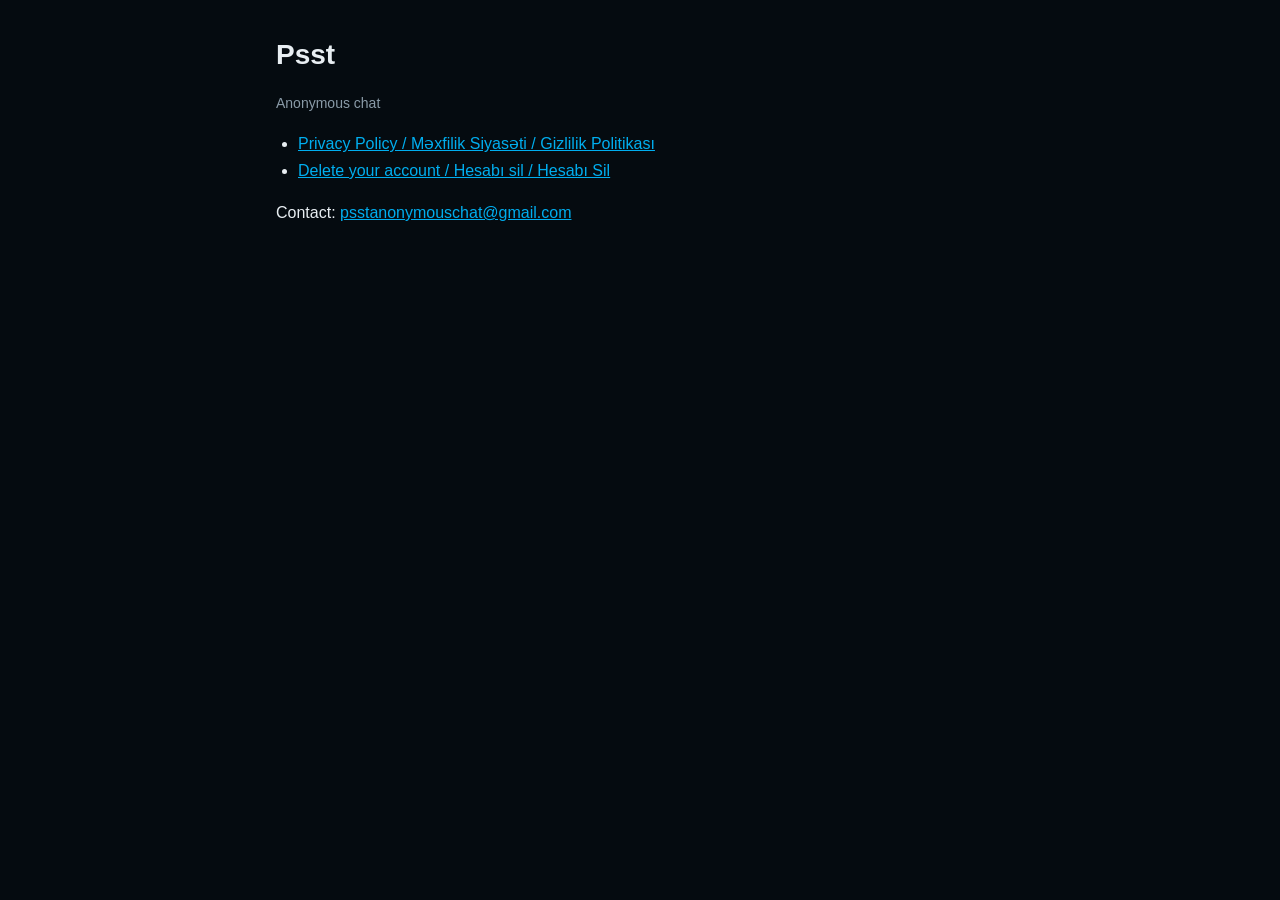
<file: docs/index.html>
<!doctype html>
<html lang="en">
<head>
<meta charset="utf-8">
<meta name="viewport" content="width=device-width, initial-scale=1">
<title>Psst</title>
<link rel="stylesheet" href="style.css">
</head>
<body>
<main>
<h1>Psst</h1>
<p class="meta">Anonymous chat</p>
<ul>
<li><a href="privacy-policy.html">Privacy Policy / Məxfilik Siyasəti / Gizlilik Politikası</a></li>
<li><a href="delete-account.html">Delete your account / Hesabı sil / Hesabı Sil</a></li>
</ul>
<p>Contact: <a href="mailto:psstanonymouschat@gmail.com">psstanonymouschat@gmail.com</a></p>
</main>
</body>
</html>
</file>
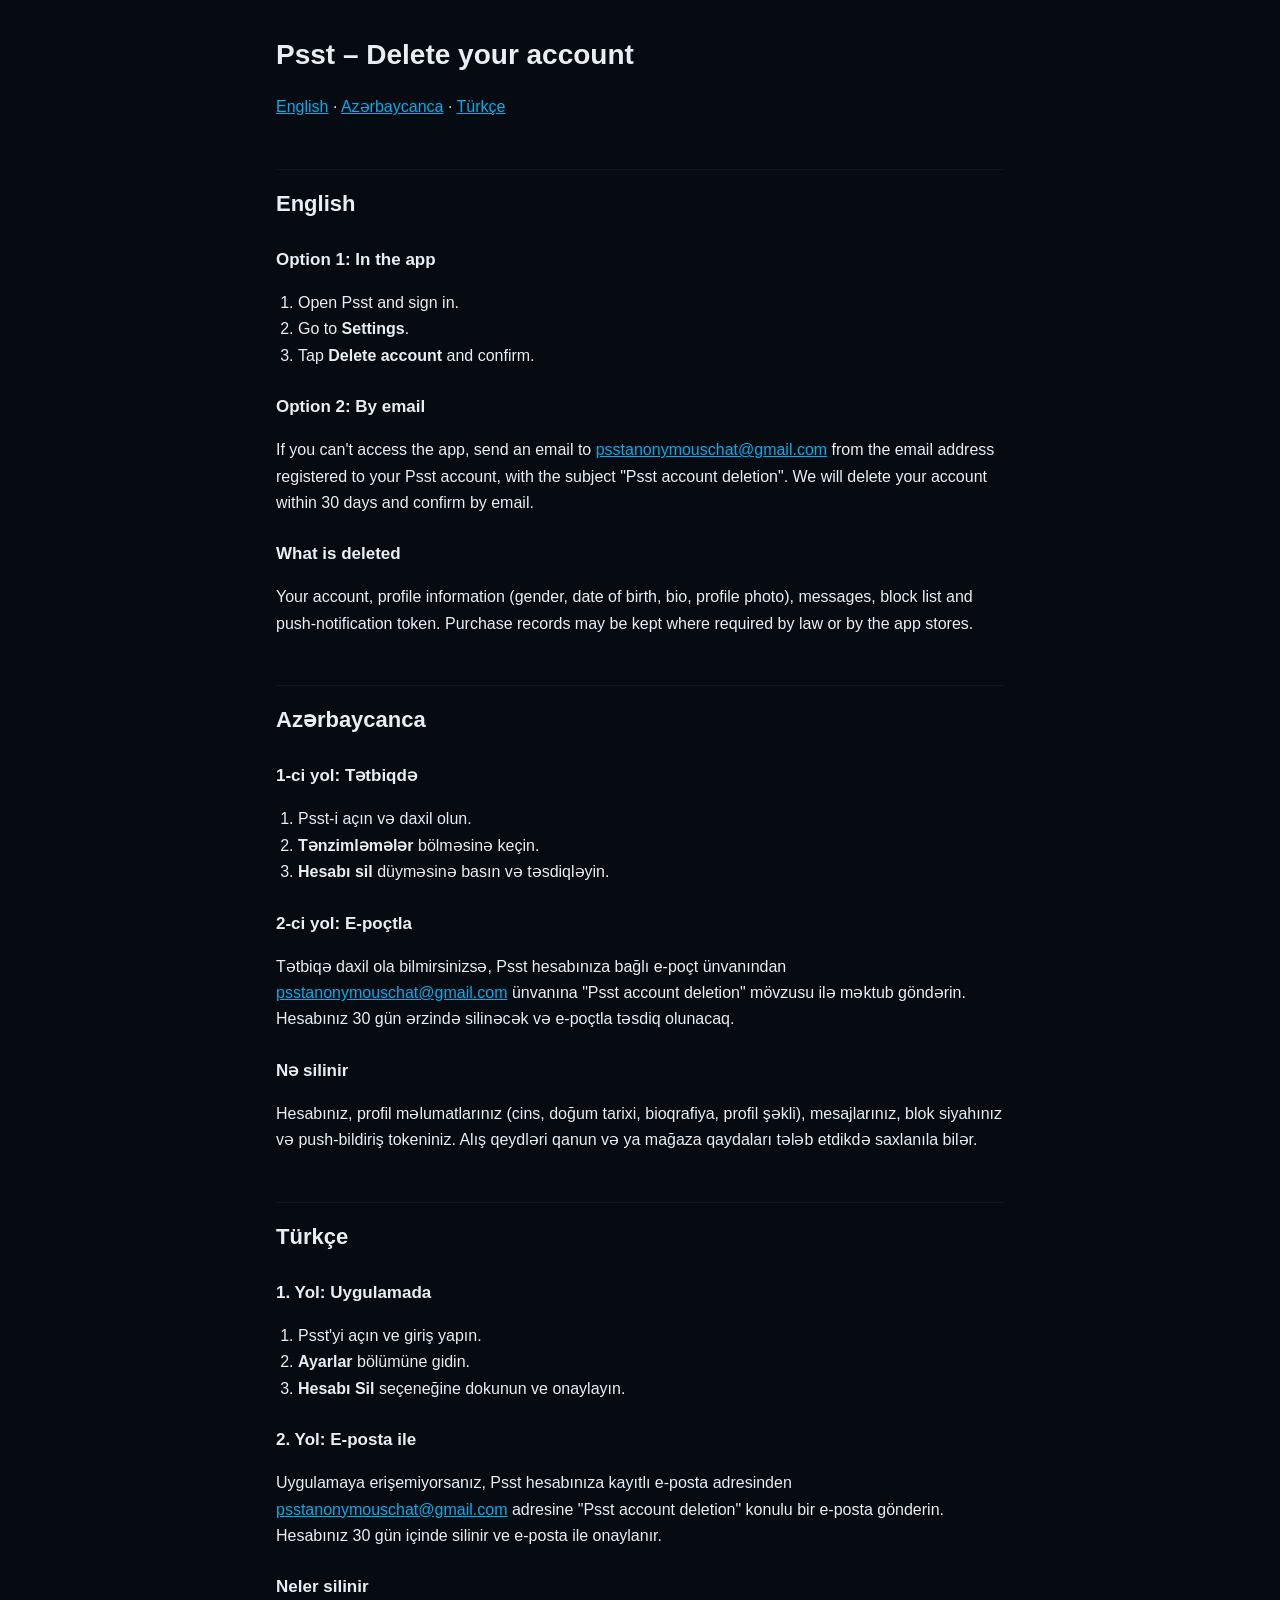
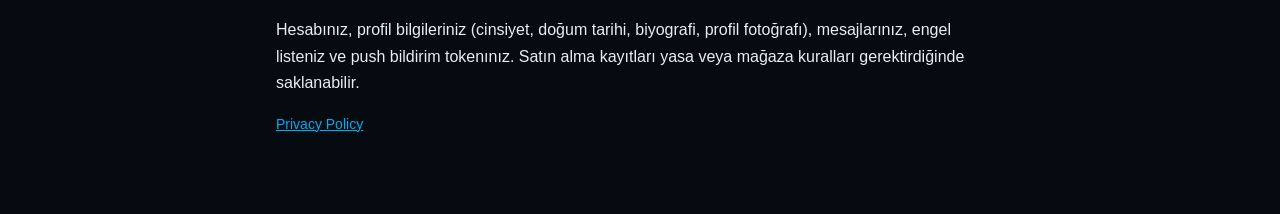
<file: docs/delete-account.html>
<!doctype html>
<html lang="en">
<head>
<meta charset="utf-8">
<meta name="viewport" content="width=device-width, initial-scale=1">
<title>Psst – Delete your account</title>
<link rel="stylesheet" href="style.css">
</head>
<body>
<main>
<h1>Psst – Delete your account</h1>
<nav class="langs"><a href="#en">English</a> · <a href="#az">Azərbaycanca</a> · <a href="#tr">Türkçe</a></nav>

<section id="en" lang="en">
<h2>English</h2>
<h3>Option 1: In the app</h3>
<ol>
<li>Open Psst and sign in.</li>
<li>Go to <strong>Settings</strong>.</li>
<li>Tap <strong>Delete account</strong> and confirm.</li>
</ol>
<h3>Option 2: By email</h3>
<p>If you can't access the app, send an email to <a href="mailto:psstanonymouschat@gmail.com?subject=Psst%20account%20deletion">psstanonymouschat@gmail.com</a> from the email address registered to your Psst account, with the subject "Psst account deletion". We will delete your account within 30 days and confirm by email.</p>
<h3>What is deleted</h3>
<p>Your account, profile information (gender, date of birth, bio, profile photo), messages, block list and push-notification token. Purchase records may be kept where required by law or by the app stores.</p>
</section>

<section id="az" lang="az">
<h2>Azərbaycanca</h2>
<h3>1-ci yol: Tətbiqdə</h3>
<ol>
<li>Psst-i açın və daxil olun.</li>
<li><strong>Tənzimləmələr</strong> bölməsinə keçin.</li>
<li><strong>Hesabı sil</strong> düyməsinə basın və təsdiqləyin.</li>
</ol>
<h3>2-ci yol: E-poçtla</h3>
<p>Tətbiqə daxil ola bilmirsinizsə, Psst hesabınıza bağlı e-poçt ünvanından <a href="mailto:psstanonymouschat@gmail.com?subject=Psst%20account%20deletion">psstanonymouschat@gmail.com</a> ünvanına "Psst account deletion" mövzusu ilə məktub göndərin. Hesabınız 30 gün ərzində silinəcək və e-poçtla təsdiq olunacaq.</p>
<h3>Nə silinir</h3>
<p>Hesabınız, profil məlumatlarınız (cins, doğum tarixi, bioqrafiya, profil şəkli), mesajlarınız, blok siyahınız və push-bildiriş tokeniniz. Alış qeydləri qanun və ya mağaza qaydaları tələb etdikdə saxlanıla bilər.</p>
</section>

<section id="tr" lang="tr">
<h2>Türkçe</h2>
<h3>1. Yol: Uygulamada</h3>
<ol>
<li>Psst'yi açın ve giriş yapın.</li>
<li><strong>Ayarlar</strong> bölümüne gidin.</li>
<li><strong>Hesabı Sil</strong> seçeneğine dokunun ve onaylayın.</li>
</ol>
<h3>2. Yol: E-posta ile</h3>
<p>Uygulamaya erişemiyorsanız, Psst hesabınıza kayıtlı e-posta adresinden <a href="mailto:psstanonymouschat@gmail.com?subject=Psst%20account%20deletion">psstanonymouschat@gmail.com</a> adresine "Psst account deletion" konulu bir e-posta gönderin. Hesabınız 30 gün içinde silinir ve e-posta ile onaylanır.</p>
<h3>Neler silinir</h3>
<p>Hesabınız, profil bilgileriniz (cinsiyet, doğum tarihi, biyografi, profil fotoğrafı), mesajlarınız, engel listeniz ve push bildirim tokenınız. Satın alma kayıtları yasa veya mağaza kuralları gerektirdiğinde saklanabilir.</p>
</section>

<p class="meta"><a href="privacy-policy.html">Privacy Policy</a></p>
</main>
</body>
</html>
</file>
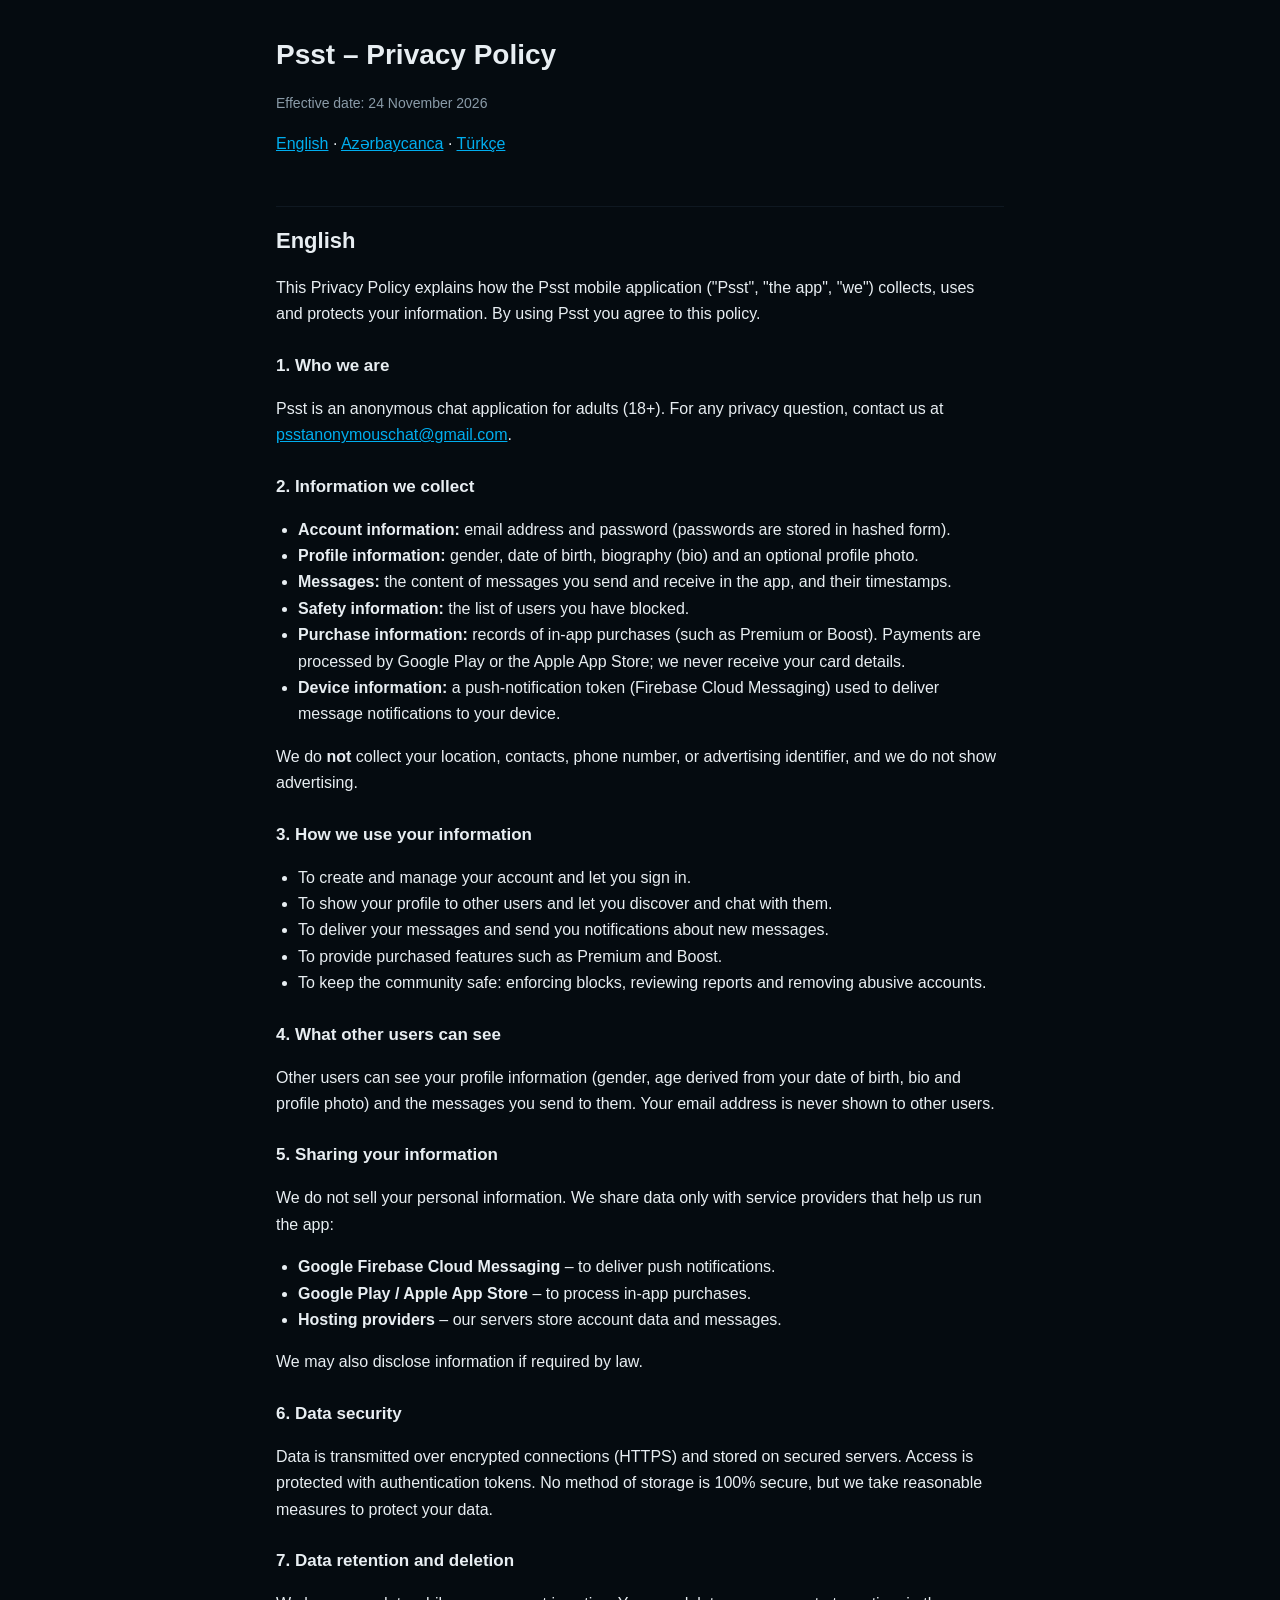
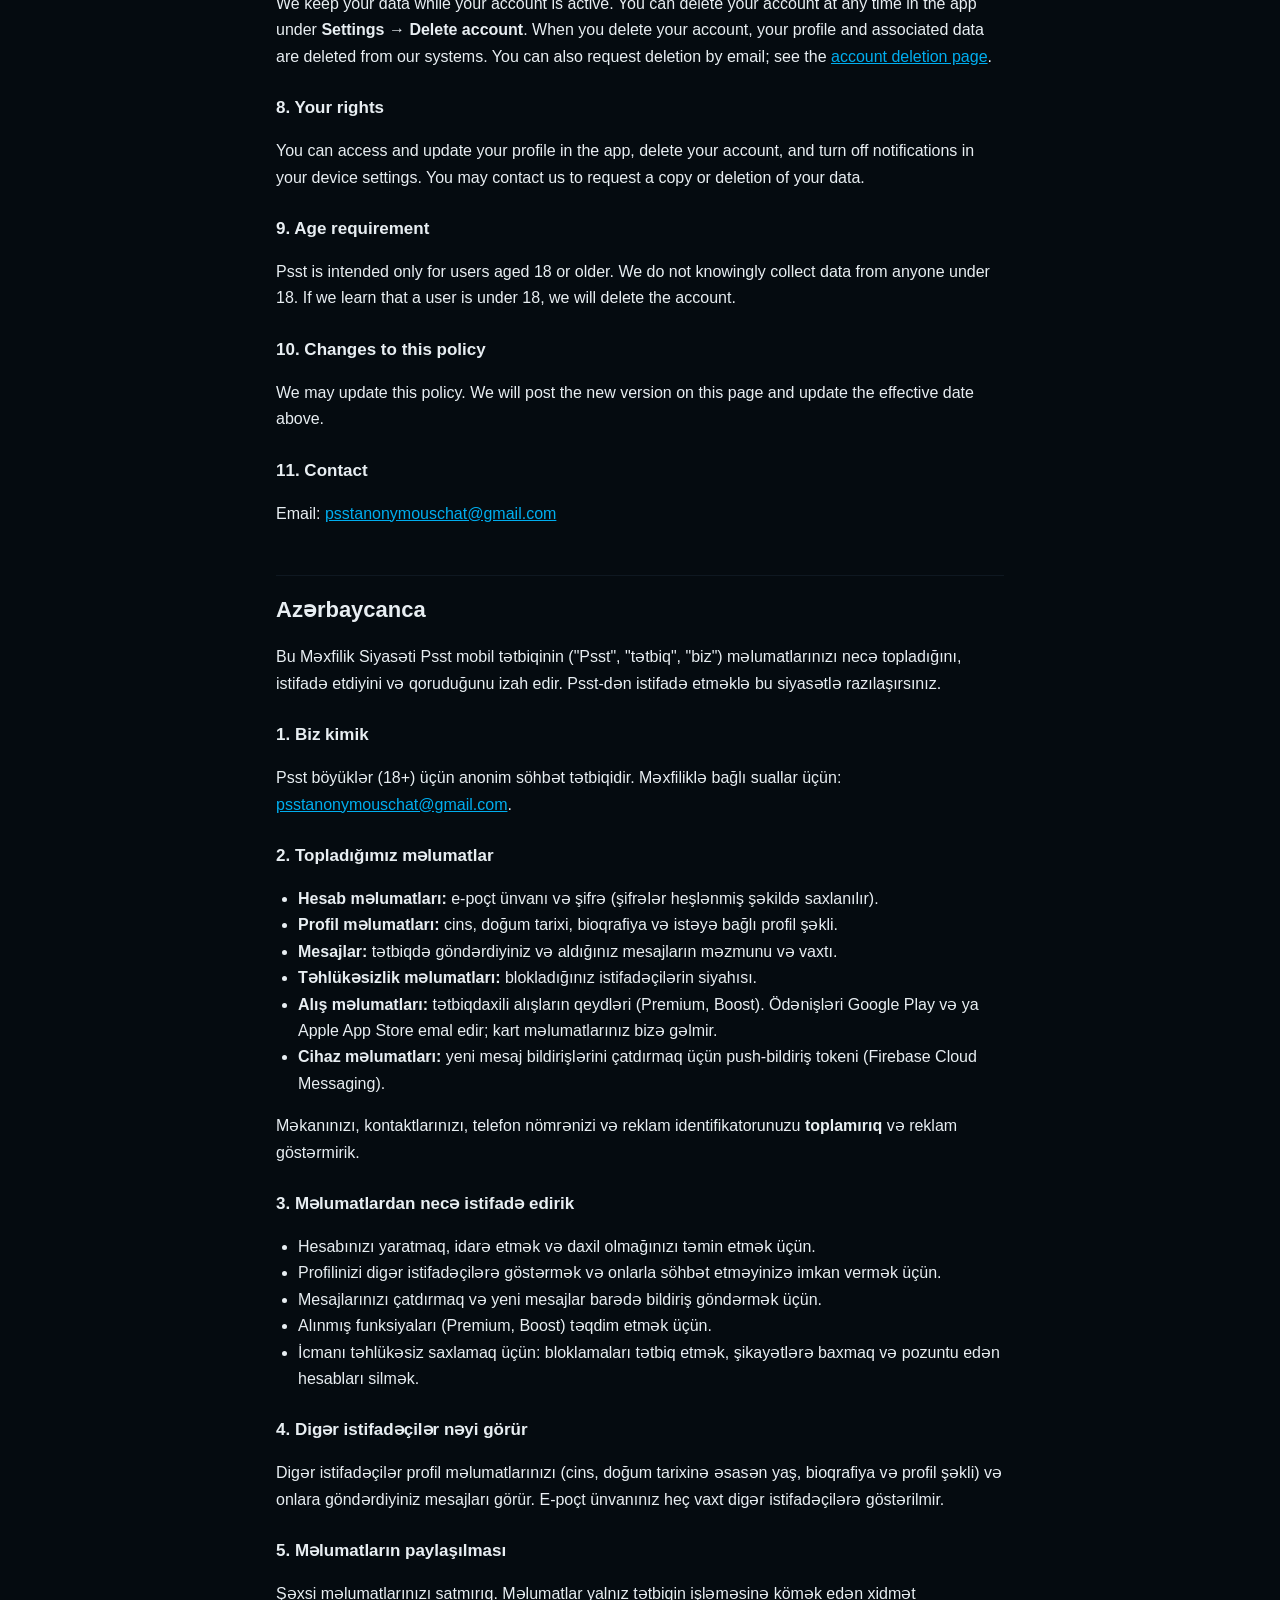
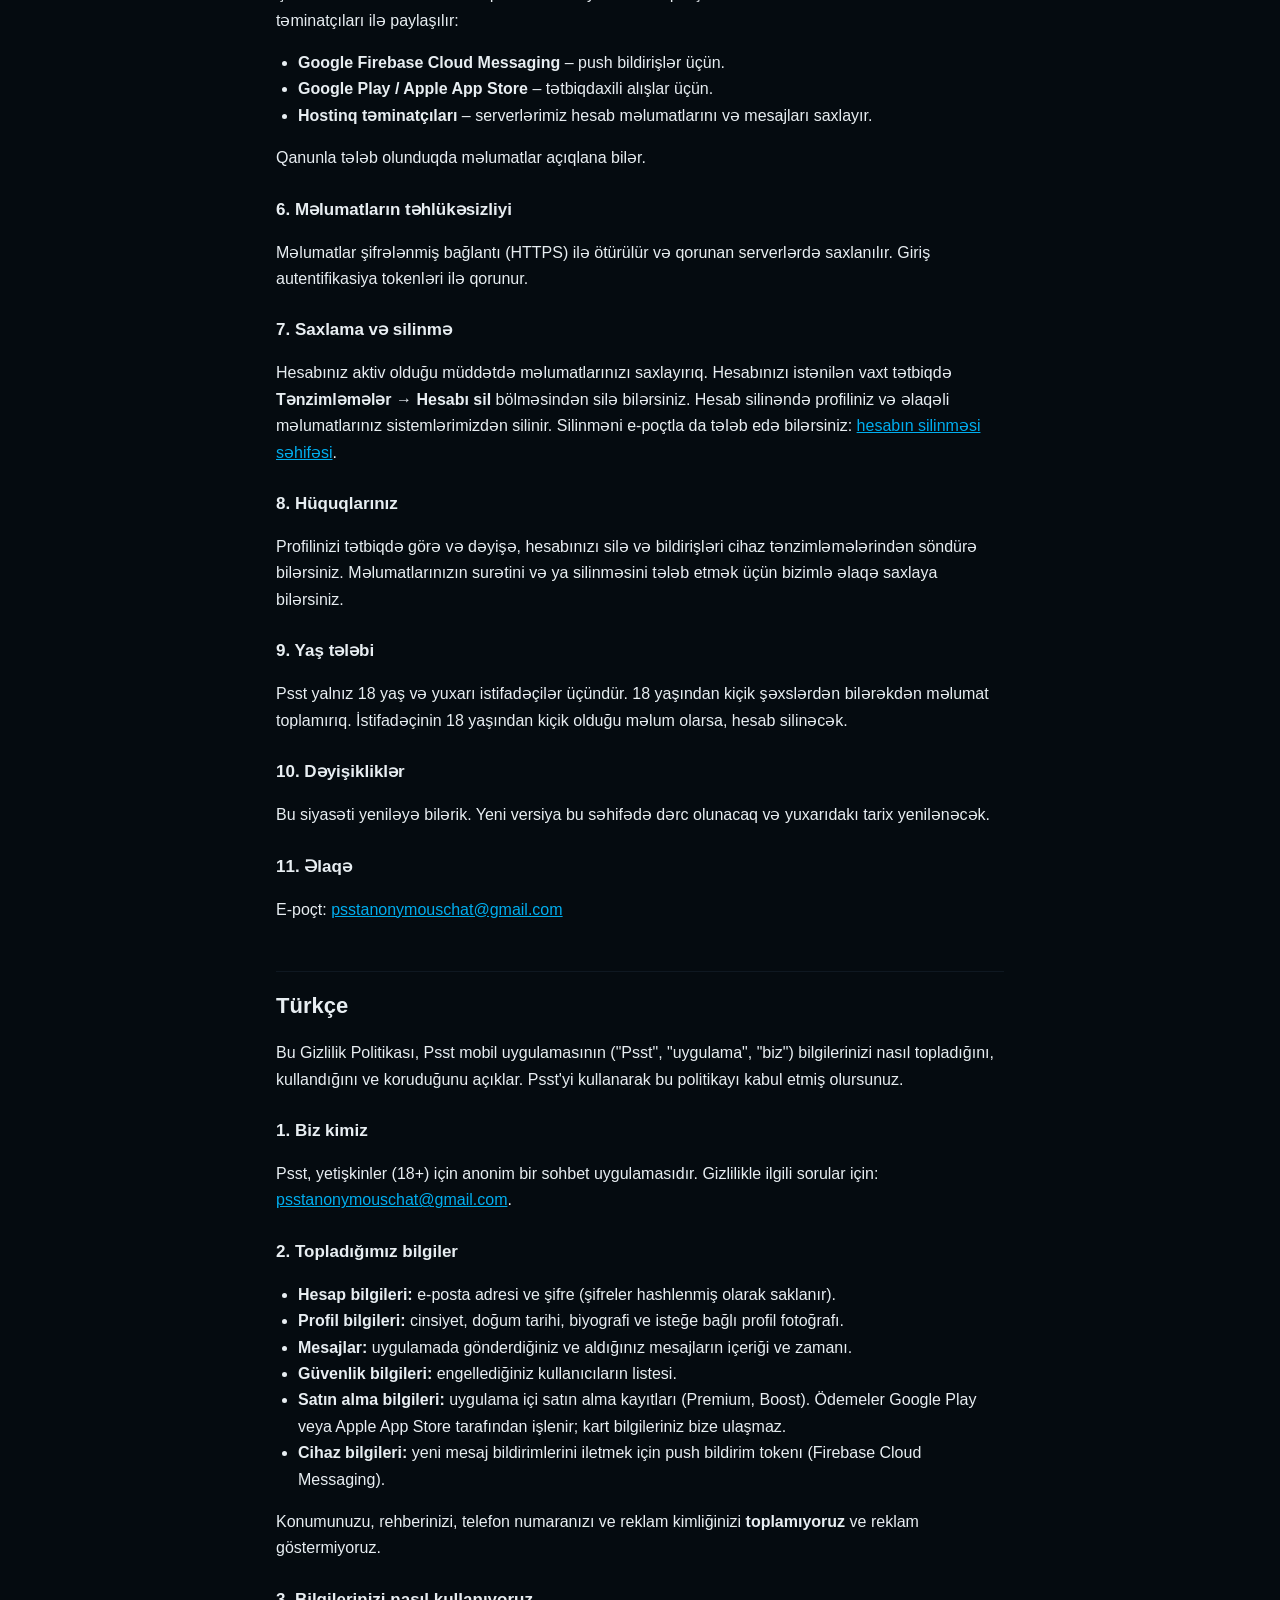
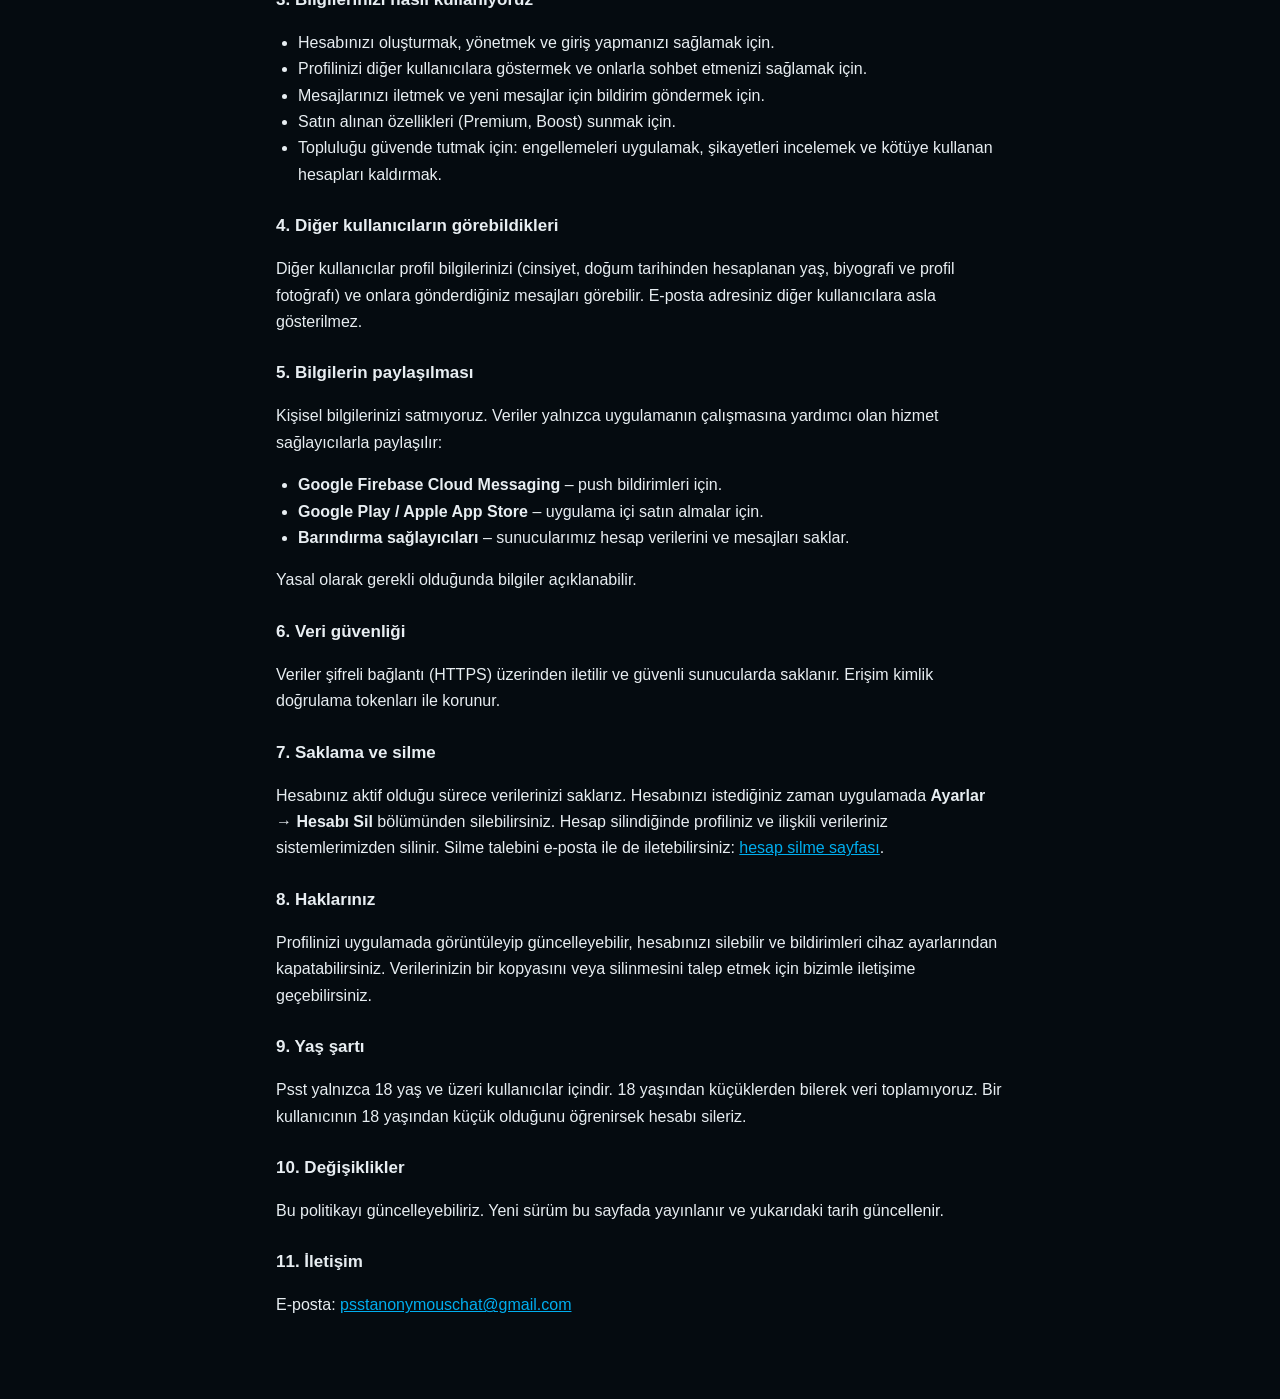
<file: docs/privacy-policy.html>
<!doctype html>
<html lang="en">
<head>
<meta charset="utf-8">
<meta name="viewport" content="width=device-width, initial-scale=1">
<title>Psst – Privacy Policy</title>
<link rel="stylesheet" href="style.css">
</head>
<body>
<main>
<h1>Psst – Privacy Policy</h1>
<p class="meta">Effective date: 24 November 2026</p>
<nav class="langs"><a href="#en">English</a> · <a href="#az">Azərbaycanca</a> · <a href="#tr">Türkçe</a></nav>

<!-- ============================ ENGLISH ============================ -->
<section id="en" lang="en">
<h2>English</h2>
<p>This Privacy Policy explains how the Psst mobile application ("Psst", "the app", "we") collects, uses and protects your information. By using Psst you agree to this policy.</p>

<h3>1. Who we are</h3>
<p>Psst is an anonymous chat application for adults (18+). For any privacy question, contact us at <a href="mailto:psstanonymouschat@gmail.com">psstanonymouschat@gmail.com</a>.</p>

<h3>2. Information we collect</h3>
<ul>
<li><strong>Account information:</strong> email address and password (passwords are stored in hashed form).</li>
<li><strong>Profile information:</strong> gender, date of birth, biography (bio) and an optional profile photo.</li>
<li><strong>Messages:</strong> the content of messages you send and receive in the app, and their timestamps.</li>
<li><strong>Safety information:</strong> the list of users you have blocked.</li>
<li><strong>Purchase information:</strong> records of in-app purchases (such as Premium or Boost). Payments are processed by Google Play or the Apple App Store; we never receive your card details.</li>
<li><strong>Device information:</strong> a push-notification token (Firebase Cloud Messaging) used to deliver message notifications to your device.</li>
</ul>
<p>We do <strong>not</strong> collect your location, contacts, phone number, or advertising identifier, and we do not show advertising.</p>

<h3>3. How we use your information</h3>
<ul>
<li>To create and manage your account and let you sign in.</li>
<li>To show your profile to other users and let you discover and chat with them.</li>
<li>To deliver your messages and send you notifications about new messages.</li>
<li>To provide purchased features such as Premium and Boost.</li>
<li>To keep the community safe: enforcing blocks, reviewing reports and removing abusive accounts.</li>
</ul>

<h3>4. What other users can see</h3>
<p>Other users can see your profile information (gender, age derived from your date of birth, bio and profile photo) and the messages you send to them. Your email address is never shown to other users.</p>

<h3>5. Sharing your information</h3>
<p>We do not sell your personal information. We share data only with service providers that help us run the app:</p>
<ul>
<li><strong>Google Firebase Cloud Messaging</strong> – to deliver push notifications.</li>
<li><strong>Google Play / Apple App Store</strong> – to process in-app purchases.</li>
<li><strong>Hosting providers</strong> – our servers store account data and messages.</li>
</ul>
<p>We may also disclose information if required by law.</p>

<h3>6. Data security</h3>
<p>Data is transmitted over encrypted connections (HTTPS) and stored on secured servers. Access is protected with authentication tokens. No method of storage is 100% secure, but we take reasonable measures to protect your data.</p>

<h3>7. Data retention and deletion</h3>
<p>We keep your data while your account is active. You can delete your account at any time in the app under <strong>Settings → Delete account</strong>. When you delete your account, your profile and associated data are deleted from our systems. You can also request deletion by email; see the <a href="delete-account.html">account deletion page</a>.</p>

<h3>8. Your rights</h3>
<p>You can access and update your profile in the app, delete your account, and turn off notifications in your device settings. You may contact us to request a copy or deletion of your data.</p>

<h3>9. Age requirement</h3>
<p>Psst is intended only for users aged 18 or older. We do not knowingly collect data from anyone under 18. If we learn that a user is under 18, we will delete the account.</p>

<h3>10. Changes to this policy</h3>
<p>We may update this policy. We will post the new version on this page and update the effective date above.</p>

<h3>11. Contact</h3>
<p>Email: <a href="mailto:psstanonymouschat@gmail.com">psstanonymouschat@gmail.com</a></p>
</section>

<!-- ============================ AZƏRBAYCANCA ============================ -->
<section id="az" lang="az">
<h2>Azərbaycanca</h2>
<p>Bu Məxfilik Siyasəti Psst mobil tətbiqinin ("Psst", "tətbiq", "biz") məlumatlarınızı necə topladığını, istifadə etdiyini və qoruduğunu izah edir. Psst-dən istifadə etməklə bu siyasətlə razılaşırsınız.</p>

<h3>1. Biz kimik</h3>
<p>Psst böyüklər (18+) üçün anonim söhbət tətbiqidir. Məxfiliklə bağlı suallar üçün: <a href="mailto:psstanonymouschat@gmail.com">psstanonymouschat@gmail.com</a>.</p>

<h3>2. Topladığımız məlumatlar</h3>
<ul>
<li><strong>Hesab məlumatları:</strong> e-poçt ünvanı və şifrə (şifrələr heşlənmiş şəkildə saxlanılır).</li>
<li><strong>Profil məlumatları:</strong> cins, doğum tarixi, bioqrafiya və istəyə bağlı profil şəkli.</li>
<li><strong>Mesajlar:</strong> tətbiqdə göndərdiyiniz və aldığınız mesajların məzmunu və vaxtı.</li>
<li><strong>Təhlükəsizlik məlumatları:</strong> blokladığınız istifadəçilərin siyahısı.</li>
<li><strong>Alış məlumatları:</strong> tətbiqdaxili alışların qeydləri (Premium, Boost). Ödənişləri Google Play və ya Apple App Store emal edir; kart məlumatlarınız bizə gəlmir.</li>
<li><strong>Cihaz məlumatları:</strong> yeni mesaj bildirişlərini çatdırmaq üçün push-bildiriş tokeni (Firebase Cloud Messaging).</li>
</ul>
<p>Məkanınızı, kontaktlarınızı, telefon nömrənizi və reklam identifikatorunuzu <strong>toplamırıq</strong> və reklam göstərmirik.</p>

<h3>3. Məlumatlardan necə istifadə edirik</h3>
<ul>
<li>Hesabınızı yaratmaq, idarə etmək və daxil olmağınızı təmin etmək üçün.</li>
<li>Profilinizi digər istifadəçilərə göstərmək və onlarla söhbət etməyinizə imkan vermək üçün.</li>
<li>Mesajlarınızı çatdırmaq və yeni mesajlar barədə bildiriş göndərmək üçün.</li>
<li>Alınmış funksiyaları (Premium, Boost) təqdim etmək üçün.</li>
<li>İcmanı təhlükəsiz saxlamaq üçün: bloklamaları tətbiq etmək, şikayətlərə baxmaq və pozuntu edən hesabları silmək.</li>
</ul>

<h3>4. Digər istifadəçilər nəyi görür</h3>
<p>Digər istifadəçilər profil məlumatlarınızı (cins, doğum tarixinə əsasən yaş, bioqrafiya və profil şəkli) və onlara göndərdiyiniz mesajları görür. E-poçt ünvanınız heç vaxt digər istifadəçilərə göstərilmir.</p>

<h3>5. Məlumatların paylaşılması</h3>
<p>Şəxsi məlumatlarınızı satmırıq. Məlumatlar yalnız tətbiqin işləməsinə kömək edən xidmət təminatçıları ilə paylaşılır:</p>
<ul>
<li><strong>Google Firebase Cloud Messaging</strong> – push bildirişlər üçün.</li>
<li><strong>Google Play / Apple App Store</strong> – tətbiqdaxili alışlar üçün.</li>
<li><strong>Hostinq təminatçıları</strong> – serverlərimiz hesab məlumatlarını və mesajları saxlayır.</li>
</ul>
<p>Qanunla tələb olunduqda məlumatlar açıqlana bilər.</p>

<h3>6. Məlumatların təhlükəsizliyi</h3>
<p>Məlumatlar şifrələnmiş bağlantı (HTTPS) ilə ötürülür və qorunan serverlərdə saxlanılır. Giriş autentifikasiya tokenləri ilə qorunur.</p>

<h3>7. Saxlama və silinmə</h3>
<p>Hesabınız aktiv olduğu müddətdə məlumatlarınızı saxlayırıq. Hesabınızı istənilən vaxt tətbiqdə <strong>Tənzimləmələr → Hesabı sil</strong> bölməsindən silə bilərsiniz. Hesab silinəndə profiliniz və əlaqəli məlumatlarınız sistemlərimizdən silinir. Silinməni e-poçtla da tələb edə bilərsiniz: <a href="delete-account.html">hesabın silinməsi səhifəsi</a>.</p>

<h3>8. Hüquqlarınız</h3>
<p>Profilinizi tətbiqdə görə və dəyişə, hesabınızı silə və bildirişləri cihaz tənzimləmələrindən söndürə bilərsiniz. Məlumatlarınızın surətini və ya silinməsini tələb etmək üçün bizimlə əlaqə saxlaya bilərsiniz.</p>

<h3>9. Yaş tələbi</h3>
<p>Psst yalnız 18 yaş və yuxarı istifadəçilər üçündür. 18 yaşından kiçik şəxslərdən bilərəkdən məlumat toplamırıq. İstifadəçinin 18 yaşından kiçik olduğu məlum olarsa, hesab silinəcək.</p>

<h3>10. Dəyişikliklər</h3>
<p>Bu siyasəti yeniləyə bilərik. Yeni versiya bu səhifədə dərc olunacaq və yuxarıdakı tarix yenilənəcək.</p>

<h3>11. Əlaqə</h3>
<p>E-poçt: <a href="mailto:psstanonymouschat@gmail.com">psstanonymouschat@gmail.com</a></p>
</section>

<!-- ============================ TÜRKÇE ============================ -->
<section id="tr" lang="tr">
<h2>Türkçe</h2>
<p>Bu Gizlilik Politikası, Psst mobil uygulamasının ("Psst", "uygulama", "biz") bilgilerinizi nasıl topladığını, kullandığını ve koruduğunu açıklar. Psst'yi kullanarak bu politikayı kabul etmiş olursunuz.</p>

<h3>1. Biz kimiz</h3>
<p>Psst, yetişkinler (18+) için anonim bir sohbet uygulamasıdır. Gizlilikle ilgili sorular için: <a href="mailto:psstanonymouschat@gmail.com">psstanonymouschat@gmail.com</a>.</p>

<h3>2. Topladığımız bilgiler</h3>
<ul>
<li><strong>Hesap bilgileri:</strong> e-posta adresi ve şifre (şifreler hashlenmiş olarak saklanır).</li>
<li><strong>Profil bilgileri:</strong> cinsiyet, doğum tarihi, biyografi ve isteğe bağlı profil fotoğrafı.</li>
<li><strong>Mesajlar:</strong> uygulamada gönderdiğiniz ve aldığınız mesajların içeriği ve zamanı.</li>
<li><strong>Güvenlik bilgileri:</strong> engellediğiniz kullanıcıların listesi.</li>
<li><strong>Satın alma bilgileri:</strong> uygulama içi satın alma kayıtları (Premium, Boost). Ödemeler Google Play veya Apple App Store tarafından işlenir; kart bilgileriniz bize ulaşmaz.</li>
<li><strong>Cihaz bilgileri:</strong> yeni mesaj bildirimlerini iletmek için push bildirim tokenı (Firebase Cloud Messaging).</li>
</ul>
<p>Konumunuzu, rehberinizi, telefon numaranızı ve reklam kimliğinizi <strong>toplamıyoruz</strong> ve reklam göstermiyoruz.</p>

<h3>3. Bilgilerinizi nasıl kullanıyoruz</h3>
<ul>
<li>Hesabınızı oluşturmak, yönetmek ve giriş yapmanızı sağlamak için.</li>
<li>Profilinizi diğer kullanıcılara göstermek ve onlarla sohbet etmenizi sağlamak için.</li>
<li>Mesajlarınızı iletmek ve yeni mesajlar için bildirim göndermek için.</li>
<li>Satın alınan özellikleri (Premium, Boost) sunmak için.</li>
<li>Topluluğu güvende tutmak için: engellemeleri uygulamak, şikayetleri incelemek ve kötüye kullanan hesapları kaldırmak.</li>
</ul>

<h3>4. Diğer kullanıcıların görebildikleri</h3>
<p>Diğer kullanıcılar profil bilgilerinizi (cinsiyet, doğum tarihinden hesaplanan yaş, biyografi ve profil fotoğrafı) ve onlara gönderdiğiniz mesajları görebilir. E-posta adresiniz diğer kullanıcılara asla gösterilmez.</p>

<h3>5. Bilgilerin paylaşılması</h3>
<p>Kişisel bilgilerinizi satmıyoruz. Veriler yalnızca uygulamanın çalışmasına yardımcı olan hizmet sağlayıcılarla paylaşılır:</p>
<ul>
<li><strong>Google Firebase Cloud Messaging</strong> – push bildirimleri için.</li>
<li><strong>Google Play / Apple App Store</strong> – uygulama içi satın almalar için.</li>
<li><strong>Barındırma sağlayıcıları</strong> – sunucularımız hesap verilerini ve mesajları saklar.</li>
</ul>
<p>Yasal olarak gerekli olduğunda bilgiler açıklanabilir.</p>

<h3>6. Veri güvenliği</h3>
<p>Veriler şifreli bağlantı (HTTPS) üzerinden iletilir ve güvenli sunucularda saklanır. Erişim kimlik doğrulama tokenları ile korunur.</p>

<h3>7. Saklama ve silme</h3>
<p>Hesabınız aktif olduğu sürece verilerinizi saklarız. Hesabınızı istediğiniz zaman uygulamada <strong>Ayarlar → Hesabı Sil</strong> bölümünden silebilirsiniz. Hesap silindiğinde profiliniz ve ilişkili verileriniz sistemlerimizden silinir. Silme talebini e-posta ile de iletebilirsiniz: <a href="delete-account.html">hesap silme sayfası</a>.</p>

<h3>8. Haklarınız</h3>
<p>Profilinizi uygulamada görüntüleyip güncelleyebilir, hesabınızı silebilir ve bildirimleri cihaz ayarlarından kapatabilirsiniz. Verilerinizin bir kopyasını veya silinmesini talep etmek için bizimle iletişime geçebilirsiniz.</p>

<h3>9. Yaş şartı</h3>
<p>Psst yalnızca 18 yaş ve üzeri kullanıcılar içindir. 18 yaşından küçüklerden bilerek veri toplamıyoruz. Bir kullanıcının 18 yaşından küçük olduğunu öğrenirsek hesabı sileriz.</p>

<h3>10. Değişiklikler</h3>
<p>Bu politikayı güncelleyebiliriz. Yeni sürüm bu sayfada yayınlanır ve yukarıdaki tarih güncellenir.</p>

<h3>11. İletişim</h3>
<p>E-posta: <a href="mailto:psstanonymouschat@gmail.com">psstanonymouschat@gmail.com</a></p>
</section>
</main>
</body>
</html>
</file>
<file: docs/style.css>
:root { --bg: #050B10; --surface: #0F1821; --text: #E8EEF2; --muted: #8A9BA8; --accent: #00AEEF; }
* { box-sizing: border-box; }
body { margin: 0; background: var(--bg); color: var(--text); font: 16px/1.65 -apple-system, BlinkMacSystemFont, "Segoe UI", Roboto, sans-serif; }
main { max-width: 760px; margin: 0 auto; padding: 32px 16px 64px; }
h1 { font-size: 28px; margin: 0 0 4px; }
h2 { font-size: 22px; margin: 48px 0 8px; padding-top: 16px; border-top: 1px solid var(--surface); }
h3 { font-size: 17px; margin: 24px 0 4px; }
a { color: var(--accent); }
.meta { color: var(--muted); font-size: 14px; }
.langs { margin: 16px 0 0; }
ul, ol { padding-left: 22px; }
</file>
